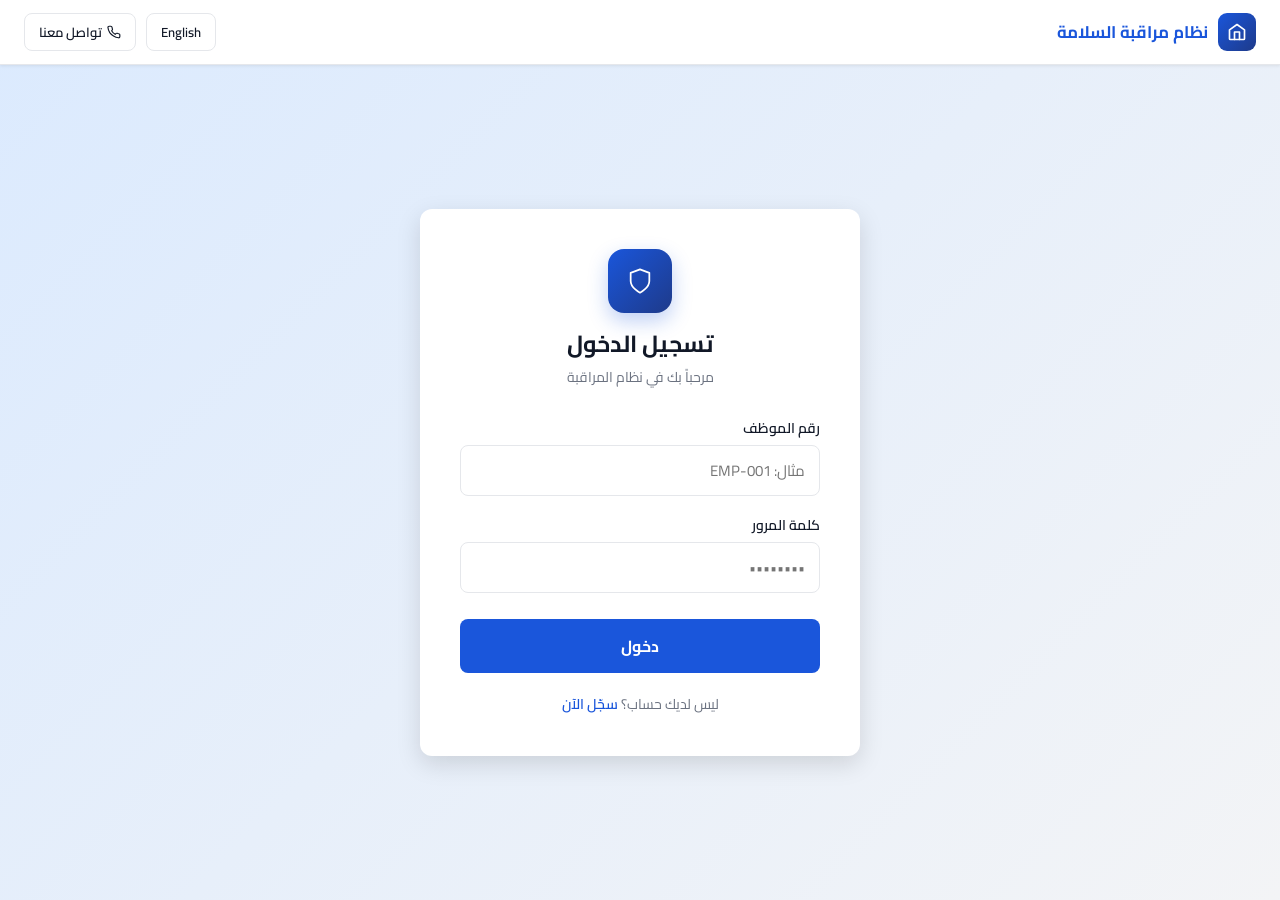
<file: frontend/dashboard.html>
<!DOCTYPE html>
<html lang="ar" dir="rtl">
<head>
  <meta charset="UTF-8" />
  <meta name="viewport" content="width=device-width, initial-scale=1.0" />
  <title>لوحة التحكم</title>
  <link rel="preconnect" href="https://fonts.googleapis.com">
  <link href="https://fonts.googleapis.com/css2?family=Cairo:wght@400;500;600;700&display=swap" rel="stylesheet">
  <link rel="stylesheet" href="css/style.css">
</head>
<body class="dashboard-page">

  <header class="header">
    <div class="header-inner">
      <a href="cameras.html" class="logo">
        <div class="logo-icon">
          <svg width="20" height="20" viewBox="0 0 24 24" fill="none" stroke="white" stroke-width="2" stroke-linecap="round" stroke-linejoin="round"><path d="M3 9.5L12 3l9 6.5V20a1 1 0 0 1-1 1H4a1 1 0 0 1-1-1V9.5z"/><path d="M9 21V12h6v9"/></svg>
        </div>
        <span data-i18n="appName">نظام مراقبة السلامة</span>
      </a>
      <nav class="header-nav">
        <a href="cameras.html"   class="nav-link"        data-i18n="navCameras">الكاميرات</a>
        <a href="dashboard.html" class="nav-link active" data-i18n="navDashboard">لوحة التحكم</a>
      </nav>
      <div class="header-actions">
        <button class="btn-lang" onclick="toggleLang()">
          <span data-i18n="langSwitch">English</span>
        </button>
        <button class="btn-contact" onclick="openModal()">
          <svg width="14" height="14" viewBox="0 0 24 24" fill="none" stroke="currentColor" stroke-width="2" stroke-linecap="round" stroke-linejoin="round"><path d="M22 16.92v3a2 2 0 0 1-2.18 2 19.79 19.79 0 0 1-8.63-3.07A19.5 19.5 0 0 1 4.69 13a19.79 19.79 0 0 1-3.07-8.67A2 2 0 0 1 3.6 2.18h3a2 2 0 0 1 2 1.72 12.84 12.84 0 0 0 .7 2.81 2 2 0 0 1-.45 2.11L7.91 9.91a16 16 0 0 0 6.06 6.06l1.27-1.27a2 2 0 0 1 2.11-.45 12.84 12.84 0 0 0 2.81.7A2 2 0 0 1 22 16.92z"/></svg>
          <span data-i18n="contact">تواصل معنا</span>
        </button>
        <div class="user-info" id="userBadge"></div>
        <button class="btn-outline" onclick="logout()" data-i18n="navLogout">خروج</button>
      </div>
    </div>
  </header>

  <main class="dashboard-main">

    <!-- Welcome -->
    <div style="margin-bottom:24px">
      <h2 style="font-size:1.4rem;font-weight:700" id="welcomeText"></h2>
      <p style="color:var(--text-muted);font-size:.875rem;margin-top:3px" id="dateText"></p>
    </div>

    <!-- Stats -->
    <div class="stats-row">
      <div class="stat-card-lg">
        <div class="stat-icon-lg"><svg width="22" height="22" viewBox="0 0 24 24" fill="none" stroke="var(--primary)" stroke-width="2" stroke-linecap="round" stroke-linejoin="round"><circle cx="12" cy="8" r="4"/><path d="M4 20c0-4 3.6-7 8-7s8 3 8 7"/></svg></div>
        <div class="stat-number" id="statTotal">—</div>
        <div class="stat-name" data-i18n="statTotal">إجمالي العمال</div>
      </div>
      <div class="stat-card-lg success">
        <div class="stat-icon-lg"><svg width="22" height="22" viewBox="0 0 24 24" fill="none" stroke="var(--success)" stroke-width="2" stroke-linecap="round" stroke-linejoin="round"><circle cx="12" cy="12" r="10"/><path d="M8 12l3 3 5-5"/></svg></div>
        <div class="stat-number" id="statActive">—</div>
        <div class="stat-name" data-i18n="statActive">نشط الآن</div>
      </div>
      <div class="stat-card-lg danger">
        <div class="stat-icon-lg"><svg width="22" height="22" viewBox="0 0 24 24" fill="none" stroke="var(--danger)" stroke-width="2" stroke-linecap="round" stroke-linejoin="round"><path d="M12 9v4"/><path d="M12 17h.01"/><path d="M10.29 3.86L1.82 18a2 2 0 0 0 1.71 3h16.94a2 2 0 0 0 1.71-3L13.71 3.86a2 2 0 0 0-3.42 0z"/></svg></div>
        <div class="stat-number" id="statViolations">—</div>
        <div class="stat-name" data-i18n="statViolations">مخالفات اليوم</div>
      </div>
      <div class="stat-card-lg warning">
        <div class="stat-icon-lg"><svg width="22" height="22" viewBox="0 0 24 24" fill="none" stroke="var(--warning)" stroke-width="2" stroke-linecap="round" stroke-linejoin="round"><line x1="18" y1="20" x2="18" y2="10"/><line x1="12" y1="20" x2="12" y2="4"/><line x1="6" y1="20" x2="6" y2="14"/></svg></div>
        <div class="stat-number" id="statCompliance">—</div>
        <div class="stat-name" data-i18n="statCompliance">نسبة الالتزام</div>
      </div>
    </div>

    <!-- Workers -->
    <div class="section">
      <div class="section-header">
        <h3 class="section-title" data-i18n="workersTitle">سجل العمال</h3>
        <div class="search-bar">
          <span class="search-icon"><svg width="14" height="14" viewBox="0 0 24 24" fill="none" stroke="currentColor" stroke-width="2" stroke-linecap="round" stroke-linejoin="round"><circle cx="11" cy="11" r="8"/><line x1="21" y1="21" x2="16.65" y2="16.65"/></svg></span>
          <input
            type="text"
            data-i18n="searchPlaceholder"
            oninput="filterWorkers(this.value)"
          />
        </div>
      </div>
      <div class="section-body">
        <div id="workersGrid" class="workers-grid">
          <div class="spinner"></div>
        </div>
      </div>
    </div>

    <!-- Alerts -->
    <div class="section">
      <div class="section-header">
        <h3 class="section-title" data-i18n="alertsTitle">آخر التنبيهات</h3>
      </div>
      <div class="section-body">
        <div id="alertsList"><div class="spinner"></div></div>
      </div>
    </div>

  </main>

  <!-- Contact Modal -->
  <div class="modal-overlay" id="modal">
    <div class="modal-box">
      <button class="modal-close" onclick="closeModal()">✕</button>
      <div style="display:flex;justify-content:center;margin-bottom:10px;color:var(--primary)"><svg width="44" height="44" viewBox="0 0 24 24" fill="none" stroke="currentColor" stroke-width="1.5" stroke-linecap="round" stroke-linejoin="round"><path d="M22 16.92v3a2 2 0 0 1-2.18 2 19.79 19.79 0 0 1-8.63-3.07A19.5 19.5 0 0 1 4.69 13a19.79 19.79 0 0 1-3.07-8.67A2 2 0 0 1 3.6 2.18h3a2 2 0 0 1 2 1.72 12.84 12.84 0 0 0 .7 2.81 2 2 0 0 1-.45 2.11L7.91 9.91a16 16 0 0 0 6.06 6.06l1.27-1.27a2 2 0 0 1 2.11-.45 12.84 12.84 0 0 0 2.81.7A2 2 0 0 1 22 16.92z"/></svg></div>
      <h3 style="font-size:1.2rem;font-weight:700;margin-bottom:6px" data-i18n="contact">تواصل معنا</h3>
      <p style="color:var(--text-muted);font-size:.875rem;margin-bottom:14px" data-i18n="contactSub">للدعم الفني تواصل معنا</p>
      <div class="modal-phone"><a href="tel:123456789">123456789</a></div>
    </div>
  </div>

  <script src="js/i18n.js"></script>
  <script src="js/auth.js"></script>
  <script src="js/dashboard.js"></script>
  <script>
    const user = requireAuth();
    if (user) {
      document.getElementById('userBadge').innerHTML =
        `<div class="user-avatar-sm"><svg width="14" height="14" viewBox="0 0 24 24" fill="white" stroke="none"><circle cx="12" cy="8" r="4"/><path d="M4 20c0-4 3.6-7 8-7s8 3 8 7"/></svg></div><span>${user.name}</span>`;
      document.getElementById('welcomeText').textContent =
        `${t('welcome')}، ${user.name}`;
    }

    function updateDate() {
      document.getElementById('dateText').textContent = new Date().toLocaleDateString(
        currentLang === 'ar' ? 'ar-SA' : 'en-US',
        { weekday: 'long', year: 'numeric', month: 'long', day: 'numeric' }
      );
    }
    updateDate();

    function openModal()  { document.getElementById('modal').classList.add('open'); }
    function closeModal() { document.getElementById('modal').classList.remove('open'); }
    document.getElementById('modal').addEventListener('click', e => { if (e.target === e.currentTarget) closeModal(); });
  </script>
</body>
</html>
</file>
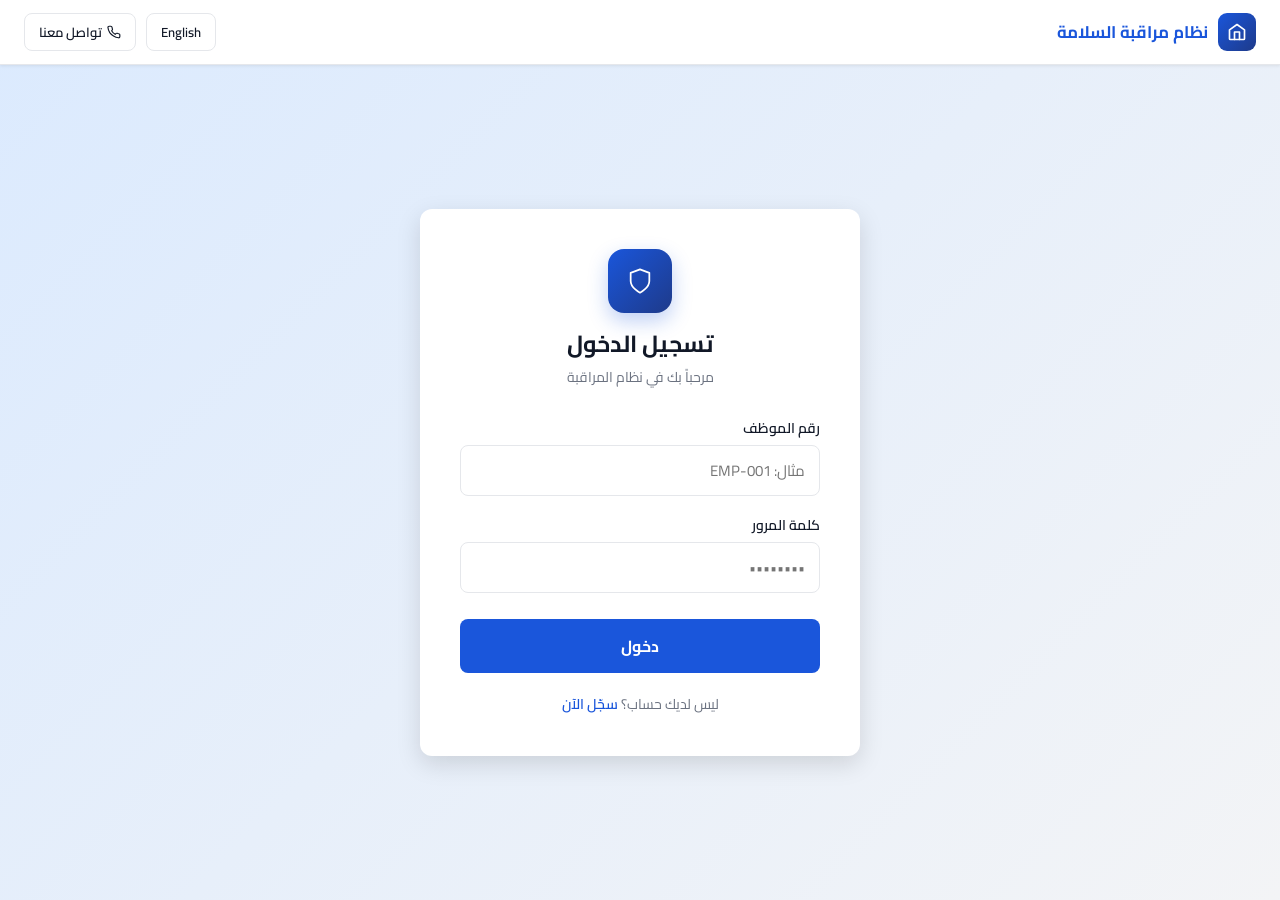
<file: frontend/login.html>
<!DOCTYPE html>
<html lang="ar" dir="rtl">
<head>
  <meta charset="UTF-8" />
  <meta name="viewport" content="width=device-width, initial-scale=1.0" />
  <title>تسجيل الدخول</title>
  <link rel="preconnect" href="https://fonts.googleapis.com">
  <link href="https://fonts.googleapis.com/css2?family=Cairo:wght@400;500;600;700&display=swap" rel="stylesheet">
  <link rel="stylesheet" href="css/style.css">
</head>
<body class="auth-page">

  <header class="header">
    <div class="header-inner">
      <a href="cameras.html" class="logo">
        <div class="logo-icon">
          <svg width="20" height="20" viewBox="0 0 24 24" fill="none" stroke="white" stroke-width="2" stroke-linecap="round" stroke-linejoin="round"><path d="M3 9.5L12 3l9 6.5V20a1 1 0 0 1-1 1H4a1 1 0 0 1-1-1V9.5z"/><path d="M9 21V12h6v9"/></svg>
        </div>
        <span data-i18n="appName">نظام مراقبة السلامة</span>
      </a>
      <div class="header-actions">
        <button class="btn-lang" onclick="toggleLang()">
          <span data-i18n="langSwitch">English</span>
        </button>
        <button class="btn-contact" onclick="openModal()">
          <svg width="14" height="14" viewBox="0 0 24 24" fill="none" stroke="currentColor" stroke-width="2" stroke-linecap="round" stroke-linejoin="round"><path d="M22 16.92v3a2 2 0 0 1-2.18 2 19.79 19.79 0 0 1-8.63-3.07A19.5 19.5 0 0 1 4.69 13a19.79 19.79 0 0 1-3.07-8.67A2 2 0 0 1 3.6 2.18h3a2 2 0 0 1 2 1.72 12.84 12.84 0 0 0 .7 2.81 2 2 0 0 1-.45 2.11L7.91 9.91a16 16 0 0 0 6.06 6.06l1.27-1.27a2 2 0 0 1 2.11-.45 12.84 12.84 0 0 0 2.81.7A2 2 0 0 1 22 16.92z"/></svg>
          <span data-i18n="contact">تواصل معنا</span>
        </button>
      </div>
    </div>
  </header>

  <main class="auth-main">
    <div class="auth-card">
      <div class="auth-logo">
        <div class="auth-logo-icon">
          <svg width="28" height="28" viewBox="0 0 24 24" fill="none" stroke="white" stroke-width="1.5" stroke-linecap="round" stroke-linejoin="round"><path d="M12 22s8-4 8-10V5l-8-3-8 3v7c0 6 8 10 8 10z"/></svg>
        </div>
        <h1 data-i18n="loginTitle">تسجيل الدخول</h1>
        <p data-i18n="loginSubtitle">مرحباً بك في نظام المراقبة</p>
      </div>

      <div class="alert alert-error" id="alertBox"></div>

      <form onsubmit="handleLogin(event)">
        <div class="form-group">
          <label class="form-label" data-i18n="empIdLabel">رقم الموظف</label>
          <input type="text" id="empId" class="form-input" data-i18n="empIdPlaceholder" autocomplete="username" />
          <div class="form-error" id="idErr"></div>
        </div>
        <div class="form-group">
          <label class="form-label" data-i18n="passwordLabel">كلمة المرور</label>
          <input type="password" id="pass" class="form-input" placeholder="••••••••" autocomplete="current-password" />
          <div class="form-error" id="passErr"></div>
        </div>
        <button type="submit" class="btn-submit" id="submitBtn">
          <span data-i18n="loginBtn">دخول</span>
        </button>
      </form>

      <div class="auth-switch">
        <span data-i18n="noAccount">ليس لديك حساب؟</span>
        <a href="register.html" data-i18n="registerLink">سجّل الآن</a>
      </div>
    </div>
  </main>

  <!-- Contact Modal -->
  <div class="modal-overlay" id="modal">
    <div class="modal-box">
      <button class="modal-close" onclick="closeModal()">✕</button>
      <div style="display:flex;justify-content:center;margin-bottom:10px;color:var(--primary)"><svg width="44" height="44" viewBox="0 0 24 24" fill="none" stroke="currentColor" stroke-width="1.5" stroke-linecap="round" stroke-linejoin="round"><path d="M22 16.92v3a2 2 0 0 1-2.18 2 19.79 19.79 0 0 1-8.63-3.07A19.5 19.5 0 0 1 4.69 13a19.79 19.79 0 0 1-3.07-8.67A2 2 0 0 1 3.6 2.18h3a2 2 0 0 1 2 1.72 12.84 12.84 0 0 0 .7 2.81 2 2 0 0 1-.45 2.11L7.91 9.91a16 16 0 0 0 6.06 6.06l1.27-1.27a2 2 0 0 1 2.11-.45 12.84 12.84 0 0 0 2.81.7A2 2 0 0 1 22 16.92z"/></svg></div>
      <h3 style="font-size:1.2rem;font-weight:700;margin-bottom:6px" data-i18n="contact">تواصل معنا</h3>
      <p style="color:var(--text-muted);font-size:.875rem;margin-bottom:14px" data-i18n="contactSub">للدعم الفني تواصل معنا</p>
      <div class="modal-phone"><a href="tel:123456789">123456789</a></div>
    </div>
  </div>

  <script src="js/i18n.js"></script>
  <script src="js/auth.js"></script>
  <script>
    if (isLoggedIn()) location.href = 'dashboard.html';

    function handleLogin(e) {
      e.preventDefault();
      const id   = document.getElementById('empId').value.trim();
      const pass = document.getElementById('pass').value;
      const btn  = document.getElementById('submitBtn');
      const box  = document.getElementById('alertBox');

      // reset
      ['idErr','passErr'].forEach(x => document.getElementById(x).className = 'form-error');
      ['empId','pass'].forEach(x => document.getElementById(x).className = 'form-input');
      box.className = 'alert alert-error';

      let ok = true;
      if (!id)   { setErr('idErr','empId',   t('errIdRequired'));       ok = false; }
      if (!pass) { setErr('passErr','pass',   t('errPasswordRequired')); ok = false; }
      if (!ok) return;

      btn.disabled = true;
      btn.innerHTML = '...';

      loginUser(id, pass)
        .then(() => location.href = 'dashboard.html')
        .catch(() => {
          btn.disabled = false;
          btn.innerHTML = `<span data-i18n="loginBtn">${t('loginBtn')}</span>`;
          box.textContent = t('errInvalidCredentials');
          box.className = 'alert alert-error show';
        });
    }

    function setErr(errId, inputId, msg) {
      document.getElementById(errId).textContent = msg;
      document.getElementById(errId).className   = 'form-error show';
      document.getElementById(inputId).className = 'form-input error';
    }

    function openModal()  { document.getElementById('modal').classList.add('open'); }
    function closeModal() { document.getElementById('modal').classList.remove('open'); }
    document.getElementById('modal').addEventListener('click', e => { if (e.target === e.currentTarget) closeModal(); });
  </script>
</body>
</html>
</file>
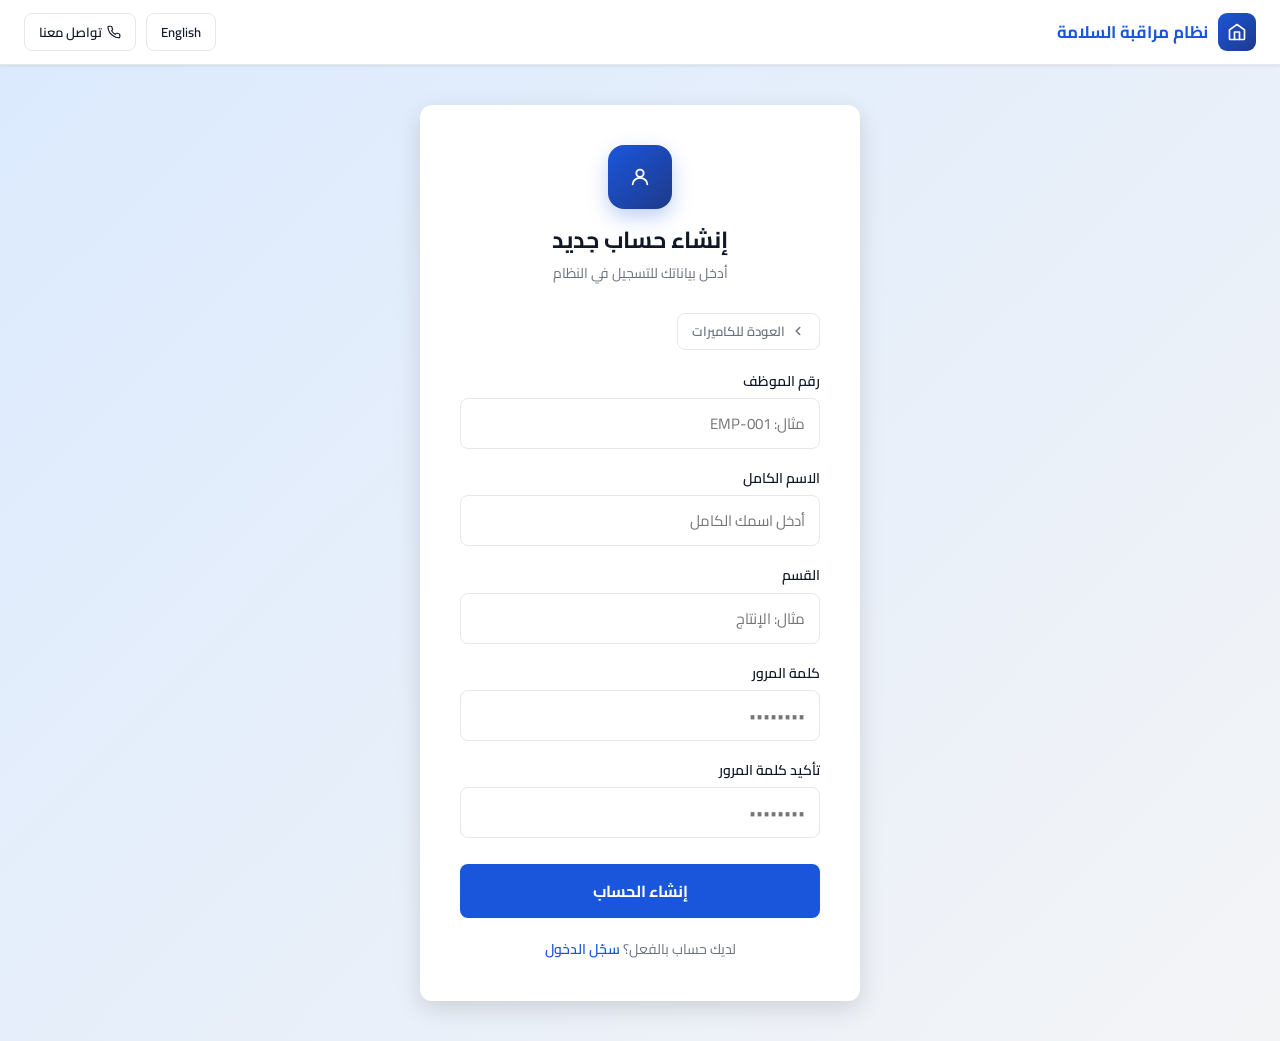
<file: frontend/register.html>
<!DOCTYPE html>
<html lang="ar" dir="rtl">
<head>
  <meta charset="UTF-8" />
  <meta name="viewport" content="width=device-width, initial-scale=1.0" />
  <title>تسجيل حساب</title>
  <link rel="preconnect" href="https://fonts.googleapis.com">
  <link href="https://fonts.googleapis.com/css2?family=Cairo:wght@400;500;600;700&display=swap" rel="stylesheet">
  <link rel="stylesheet" href="css/style.css">
</head>
<body class="auth-page">

  <header class="header">
    <div class="header-inner">
      <a href="cameras.html" class="logo">
        <div class="logo-icon">
          <svg width="20" height="20" viewBox="0 0 24 24" fill="none" stroke="white" stroke-width="2" stroke-linecap="round" stroke-linejoin="round"><path d="M3 9.5L12 3l9 6.5V20a1 1 0 0 1-1 1H4a1 1 0 0 1-1-1V9.5z"/><path d="M9 21V12h6v9"/></svg>
        </div>
        <span data-i18n="appName">نظام مراقبة السلامة</span>
      </a>
      <div class="header-actions">
        <button class="btn-lang" onclick="toggleLang()">
          <span data-i18n="langSwitch">English</span>
        </button>
        <button class="btn-contact" onclick="openModal()">
          <svg width="14" height="14" viewBox="0 0 24 24" fill="none" stroke="currentColor" stroke-width="2" stroke-linecap="round" stroke-linejoin="round"><path d="M22 16.92v3a2 2 0 0 1-2.18 2 19.79 19.79 0 0 1-8.63-3.07A19.5 19.5 0 0 1 4.69 13a19.79 19.79 0 0 1-3.07-8.67A2 2 0 0 1 3.6 2.18h3a2 2 0 0 1 2 1.72 12.84 12.84 0 0 0 .7 2.81 2 2 0 0 1-.45 2.11L7.91 9.91a16 16 0 0 0 6.06 6.06l1.27-1.27a2 2 0 0 1 2.11-.45 12.84 12.84 0 0 0 2.81.7A2 2 0 0 1 22 16.92z"/></svg>
          <span data-i18n="contact">تواصل معنا</span>
        </button>
      </div>
    </div>
  </header>

  <main class="auth-main">
    <div class="auth-card">
      <div class="auth-logo">
        <div class="auth-logo-icon">
          <svg width="22" height="22" viewBox="0 0 24 24" fill="none" stroke="white" stroke-width="2" stroke-linecap="round" stroke-linejoin="round"><circle cx="12" cy="8" r="4"/><path d="M4 20c0-4 3.6-7 8-7s8 3 8 7"/></svg>
        </div>
        <h1 data-i18n="registerTitle">إنشاء حساب جديد</h1>
        <p data-i18n="registerSubtitle">أدخل بياناتك للتسجيل في النظام</p>
      </div>

      <a href="cameras.html" class="btn-back">
        <svg width="14" height="14" viewBox="0 0 24 24" fill="none" stroke="currentColor" stroke-width="2.5" stroke-linecap="round" stroke-linejoin="round"><polyline points="15 18 9 12 15 6"/></svg>
        <span data-i18n="backToCameras">العودة للكاميرات</span>
      </a>

      <div class="alert" id="alertBox"></div>

      <form onsubmit="handleRegister(event)">
        <div class="form-group">
          <label class="form-label" data-i18n="empIdLabel">رقم الموظف</label>
          <input type="text" id="empId" class="form-input" data-i18n="empIdPlaceholder" />
          <div class="form-error" id="idErr"></div>
        </div>
        <div class="form-group">
          <label class="form-label" data-i18n="nameLabel">الاسم الكامل</label>
          <input type="text" id="name" class="form-input" data-i18n="namePlaceholder" />
          <div class="form-error" id="nameErr"></div>
        </div>
        <div class="form-group">
          <label class="form-label" data-i18n="deptLabel">القسم</label>
          <input type="text" id="dept" class="form-input" data-i18n="deptPlaceholder" />
          <div class="form-error" id="deptErr"></div>
        </div>
        <div class="form-group">
          <label class="form-label" data-i18n="passwordLabel">كلمة المرور</label>
          <input type="password" id="pass" class="form-input" placeholder="••••••••" />
          <div class="form-error" id="passErr"></div>
        </div>
        <div class="form-group">
          <label class="form-label" data-i18n="confirmPassLabel">تأكيد كلمة المرور</label>
          <input type="password" id="confirmPass" class="form-input" placeholder="••••••••" />
          <div class="form-error" id="confirmErr"></div>
        </div>
        <button type="submit" class="btn-submit" id="submitBtn">
          <span data-i18n="registerBtn">إنشاء الحساب</span>
        </button>
      </form>

      <div class="auth-switch">
        <span data-i18n="hasAccount">لديك حساب بالفعل؟</span>
        <a href="login.html" data-i18n="loginLink">سجّل الدخول</a>
      </div>
    </div>
  </main>

  <!-- Contact Modal -->
  <div class="modal-overlay" id="modal">
    <div class="modal-box">
      <button class="modal-close" onclick="closeModal()">✕</button>
      <div style="display:flex;justify-content:center;margin-bottom:10px;color:var(--primary)"><svg width="44" height="44" viewBox="0 0 24 24" fill="none" stroke="currentColor" stroke-width="1.5" stroke-linecap="round" stroke-linejoin="round"><path d="M22 16.92v3a2 2 0 0 1-2.18 2 19.79 19.79 0 0 1-8.63-3.07A19.5 19.5 0 0 1 4.69 13a19.79 19.79 0 0 1-3.07-8.67A2 2 0 0 1 3.6 2.18h3a2 2 0 0 1 2 1.72 12.84 12.84 0 0 0 .7 2.81 2 2 0 0 1-.45 2.11L7.91 9.91a16 16 0 0 0 6.06 6.06l1.27-1.27a2 2 0 0 1 2.11-.45 12.84 12.84 0 0 0 2.81.7A2 2 0 0 1 22 16.92z"/></svg></div>
      <h3 style="font-size:1.2rem;font-weight:700;margin-bottom:6px" data-i18n="contact">تواصل معنا</h3>
      <p style="color:var(--text-muted);font-size:.875rem;margin-bottom:14px" data-i18n="contactSub">للدعم الفني تواصل معنا</p>
      <div class="modal-phone"><a href="tel:123456789">123456789</a></div>
    </div>
  </div>

  <script src="js/i18n.js"></script>
  <script src="js/auth.js"></script>
  <script>
    if (isLoggedIn()) location.href = 'dashboard.html';

    function handleRegister(e) {
      e.preventDefault();
      const id      = document.getElementById('empId').value.trim();
      const name    = document.getElementById('name').value.trim();
      const dept    = document.getElementById('dept').value.trim();
      const pass    = document.getElementById('pass').value;
      const confirm = document.getElementById('confirmPass').value;
      const btn     = document.getElementById('submitBtn');
      const box     = document.getElementById('alertBox');

      // reset
      ['idErr','nameErr','deptErr','passErr','confirmErr'].forEach(x => document.getElementById(x).className = 'form-error');
      ['empId','name','dept','pass','confirmPass'].forEach(x => document.getElementById(x).className = 'form-input');
      box.className = 'alert';

      let ok = true;
      if (!id)      { setErr('idErr',      'empId',      t('errIdRequired'));       ok = false; }
      if (!name)    { setErr('nameErr',    'name',        t('errNameRequired'));     ok = false; }
      if (!dept)    { setErr('deptErr',    'dept',        t('errDeptRequired'));     ok = false; }
      if (!pass)    { setErr('passErr',    'pass',        t('errPasswordRequired')); ok = false; }
      if (pass && pass !== confirm) { setErr('confirmErr', 'confirmPass', t('errPasswordMismatch')); ok = false; }
      if (!ok) return;

      btn.disabled = true;
      btn.innerHTML = '...';

      registerUser(id, name, dept, pass)
        .then(() => {
          box.textContent = t('successRegistered');
          box.className   = 'alert alert-success show';
          setTimeout(() => location.href = 'login.html', 1800);
        })
        .catch(err => {
          btn.disabled = false;
          btn.innerHTML = `<span data-i18n="registerBtn">${t('registerBtn')}</span>`;
          box.textContent = err.message === 'id_exists' ? t('errIdExists') : t('errNetwork');
          box.className   = 'alert alert-error show';
        });
    }

    function setErr(errId, inputId, msg) {
      document.getElementById(errId).textContent = msg;
      document.getElementById(errId).className   = 'form-error show';
      document.getElementById(inputId).className = 'form-input error';
    }

    function openModal()  { document.getElementById('modal').classList.add('open'); }
    function closeModal() { document.getElementById('modal').classList.remove('open'); }
    document.getElementById('modal').addEventListener('click', e => { if (e.target === e.currentTarget) closeModal(); });
  </script>
</body>
</html>
</file>
<file: frontend/css/style.css>
/* ===== VARIABLES ===== */
:root {
  --primary:       #1a56db;
  --primary-dark:  #1e3a8a;
  --primary-light: #e8f0fe;
  --success:       #0e9f6e;
  --success-light: #d1fae5;
  --warning:       #d97706;
  --warning-light: #fef3c7;
  --danger:        #e02424;
  --danger-light:  #fde8e8;
  --bg:            #f3f4f6;
  --card-bg:       #ffffff;
  --border:        #e5e7eb;
  --text:          #111827;
  --text-muted:    #6b7280;
  --shadow-sm:     0 1px 3px rgba(0,0,0,0.08);
  --shadow-md:     0 4px 12px rgba(0,0,0,0.1);
  --shadow-lg:     0 8px 24px rgba(0,0,0,0.13);
  --radius:        12px;
  --radius-sm:     8px;
  --ease:          0.2s ease;
}

/* ===== RESET ===== */
*, *::before, *::after { box-sizing: border-box; margin: 0; padding: 0; }
html { scroll-behavior: smooth; }
body {
  font-family: 'Cairo', sans-serif;
  background: var(--bg);
  color: var(--text);
  min-height: 100vh;
  line-height: 1.6;
}
a { text-decoration: none; color: inherit; }

/* ===== HEADER ===== */
.header {
  position: sticky; top: 0; z-index: 100;
  background: #fff;
  border-bottom: 1px solid var(--border);
  box-shadow: var(--shadow-sm);
}
.header-inner {
  max-width: 1400px; margin: 0 auto;
  padding: 0 24px; height: 64px;
  display: flex; align-items: center; gap: 20px;
}
.logo {
  display: flex; align-items: center; gap: 10px;
  font-weight: 700; font-size: 1.05rem; color: var(--primary);
  flex-shrink: 0;
}
.logo-icon {
  width: 38px; height: 38px; border-radius: 9px;
  background: linear-gradient(135deg, var(--primary), var(--primary-dark));
  display: flex; align-items: center; justify-content: center;
  color: #fff;
}
.header-nav { display: flex; align-items: center; gap: 4px; flex: 1; }
.nav-link {
  padding: 6px 14px; border-radius: var(--radius-sm);
  font-size: 0.875rem; color: var(--text-muted);
  transition: all var(--ease); font-weight: 500;
}
.nav-link:hover, .nav-link.active {
  background: var(--primary-light); color: var(--primary);
}
.header-actions {
  display: flex; align-items: center; gap: 10px;
  margin-inline-start: auto; flex-shrink: 0;
}
#authArea { display: flex; align-items: center; gap: 10px; }

/* Buttons */
.btn-lang, .btn-contact {
  padding: 6px 14px; border-radius: var(--radius-sm);
  border: 1px solid var(--border); background: #fff;
  cursor: pointer; font-family: 'Cairo', sans-serif;
  font-size: 0.82rem; font-weight: 600; color: var(--text);
  transition: all var(--ease); display: flex; align-items: center; gap: 5px;
}
.btn-lang:hover  { border-color: var(--primary); color: var(--primary); }
.btn-contact:hover { border-color: var(--success); color: var(--success); }

.btn-primary {
  padding: 7px 18px; border-radius: var(--radius-sm);
  background: var(--primary); color: #fff; border: none;
  cursor: pointer; font-family: 'Cairo', sans-serif;
  font-size: 0.875rem; font-weight: 700; transition: all var(--ease);
}
.btn-primary:hover {
  background: var(--primary-dark);
  box-shadow: 0 4px 12px rgba(26,86,219,.3);
  transform: translateY(-1px);
}
.btn-outline {
  padding: 7px 18px; border-radius: var(--radius-sm);
  background: transparent; color: var(--primary);
  border: 1.5px solid var(--primary); cursor: pointer;
  font-family: 'Cairo', sans-serif; font-size: 0.875rem;
  font-weight: 700; transition: all var(--ease);
}
.btn-outline:hover { background: var(--primary-light); }

.user-info {
  display: flex; align-items: center; gap: 8px;
  padding: 5px 12px; border-radius: var(--radius-sm);
  background: var(--primary-light); color: var(--primary);
  font-size: 0.875rem; font-weight: 600;
  max-width: 170px; overflow: hidden;
}
.user-info span { white-space: nowrap; overflow: hidden; text-overflow: ellipsis; }
.btn-back {
  display: inline-flex; align-items: center; gap: 6px;
  padding: 7px 14px; border-radius: var(--radius-sm);
  border: 1px solid var(--border); background: transparent;
  color: var(--text-muted); font-size: 0.82rem; font-weight: 600;
  cursor: pointer; transition: all var(--ease); margin-bottom: 20px;
  text-decoration: none;
}
.btn-back:hover { border-color: var(--primary); color: var(--primary); }
.user-avatar-sm {
  width: 28px; height: 28px; border-radius: 50%;
  background: var(--primary); color: #fff;
  display: flex; align-items: center; justify-content: center;
}


/* ===== MODAL ===== */
.modal-overlay {
  position: fixed; inset: 0; background: rgba(0,0,0,.45);
  z-index: 1000; display: flex; align-items: center; justify-content: center;
  opacity: 0; pointer-events: none; transition: opacity var(--ease);
}
.modal-overlay.open { opacity: 1; pointer-events: all; }
.modal-box {
  background: #fff; border-radius: var(--radius);
  padding: 36px 32px; max-width: 380px; width: 90%;
  box-shadow: var(--shadow-lg); text-align: center; position: relative;
}
.modal-close {
  position: absolute; top: 14px; inset-inline-end: 14px;
  background: none; border: none; font-size: 18px;
  cursor: pointer; color: var(--text-muted);
  width: 30px; height: 30px; border-radius: 50%;
  display: flex; align-items: center; justify-content: center;
  transition: all var(--ease);
}
.modal-close:hover { background: var(--bg); color: var(--text); }
.modal-phone {
  font-size: 2rem; font-weight: 700; color: var(--primary);
  margin: 14px 0; letter-spacing: 2px;
}
.modal-phone a { color: inherit; }

/* ===== AUTH PAGES ===== */
.auth-page { min-height: 100vh; display: flex; flex-direction: column; background: linear-gradient(135deg, #dbeafe 0%, #f3f4f6 100%); }
.auth-main { flex: 1; display: flex; align-items: center; justify-content: center; padding: 40px 24px; }
.auth-card {
  background: #fff; border-radius: var(--radius);
  box-shadow: var(--shadow-lg); padding: 40px;
  width: 100%; max-width: 440px;
}
.auth-logo { text-align: center; margin-bottom: 28px; }
.auth-logo-icon {
  width: 64px; height: 64px;
  background: linear-gradient(135deg, var(--primary), var(--primary-dark));
  border-radius: 16px; display: inline-flex; align-items: center;
  justify-content: center; color: #fff;
  margin-bottom: 12px; box-shadow: 0 8px 20px rgba(26,86,219,.28);
}
.auth-logo h1 { font-size: 1.45rem; font-weight: 700; margin-bottom: 4px; }
.auth-logo p  { font-size: 0.875rem; color: var(--text-muted); }

/* Form */
.form-group { margin-bottom: 18px; }
.form-label { display: block; font-size: 0.875rem; font-weight: 600; margin-bottom: 6px; }
.form-input {
  width: 100%; padding: 10px 14px;
  border-radius: var(--radius-sm); border: 1.5px solid var(--border);
  font-family: 'Cairo', sans-serif; font-size: 0.9375rem;
  color: var(--text); background: #fff; outline: none;
  transition: all var(--ease);
}
.form-input:focus { border-color: var(--primary); box-shadow: 0 0 0 3px rgba(26,86,219,.1); }
.form-input.error { border-color: var(--danger); box-shadow: 0 0 0 3px rgba(224,36,36,.1); }
.form-error { font-size: 0.78rem; color: var(--danger); margin-top: 4px; display: none; }
.form-error.show { display: block; }

.btn-submit {
  width: 100%; padding: 12px; border-radius: var(--radius-sm);
  background: var(--primary); color: #fff; border: none;
  cursor: pointer; font-family: 'Cairo', sans-serif;
  font-size: 1rem; font-weight: 700; transition: all var(--ease); margin-top: 8px;
}
.btn-submit:hover { background: var(--primary-dark); transform: translateY(-1px); box-shadow: 0 6px 16px rgba(26,86,219,.35); }
.btn-submit:disabled { opacity: .7; cursor: not-allowed; transform: none; box-shadow: none; }

.auth-switch { text-align: center; margin-top: 20px; font-size: 0.875rem; color: var(--text-muted); }
.auth-switch a { color: var(--primary); font-weight: 600; }
.auth-switch a:hover { text-decoration: underline; }

.alert { padding: 12px 16px; border-radius: var(--radius-sm); font-size: 0.875rem; margin-bottom: 16px; display: none; }
.alert.show { display: block; }
.alert-error   { background: var(--danger-light);  color: var(--danger);  border: 1px solid #fca5a5; }
.alert-success { background: var(--success-light); color: var(--success); border: 1px solid #6ee7b7; }

/* ===== CAMERAS PAGE ===== */
.cameras-page { min-height: 100vh; display: flex; flex-direction: column; }
.cameras-main { flex: 1; max-width: 1400px; margin: 0 auto; width: 100%; padding: 32px 24px; }

.page-title { margin-bottom: 24px; }
.page-title h2 { font-size: 1.45rem; font-weight: 700; }
.page-title p  { color: var(--text-muted); font-size: 0.875rem; margin-top: 2px; }

.cameras-stats-bar { display: flex; gap: 16px; margin-bottom: 24px; }
.cameras-stats-bar .stat-card { flex: 1; }
.cameras-grid { display: grid; grid-template-columns: repeat(2, 1fr); gap: 20px; }

.camera-feed-card { background: #fff; border-radius: var(--radius); overflow: hidden; box-shadow: var(--shadow-md); }
.camera-header {
  display: flex; align-items: center; justify-content: space-between;
  padding: 14px 20px; border-bottom: 1px solid var(--border);
}
.camera-title { font-weight: 600; font-size: 0.9rem; }
.live-badge {
  display: flex; align-items: center; gap: 6px;
  padding: 4px 10px; border-radius: 20px;
  background: #fee2e2; color: var(--danger);
  font-size: 0.75rem; font-weight: 700;
}
.live-dot {
  width: 8px; height: 8px; border-radius: 50%;
  background: var(--danger); animation: blink 1.5s infinite;
}
@keyframes blink { 0%,100% { opacity:1; } 50% { opacity:.25; } }

.camera-feed {
  position: relative; background: #0f172a;
  aspect-ratio: 16/9; overflow: hidden;
  display: flex; align-items: center; justify-content: center;
}
.camera-feed img { width: 100%; height: 100%; object-fit: cover; display: block; }
.camera-placeholder { text-align: center; color: #64748b; position: absolute; }
.camera-placeholder-icon { margin-bottom: 10px; opacity: .45; }

/* Side panel */
.camera-stats-panel { display: flex; flex-direction: column; gap: 16px; }
.stat-card {
  background: #fff; border-radius: var(--radius);
  padding: 18px 20px; box-shadow: var(--shadow-sm);
  display: flex; align-items: center; gap: 16px;
}
.stat-icon {
  width: 48px; height: 48px; border-radius: var(--radius-sm);
  display: flex; align-items: center; justify-content: center;
  flex-shrink: 0;
}
.stat-icon.blue   { background: var(--primary-light); }
.stat-icon.red    { background: var(--danger-light);  }
.stat-icon.green  { background: var(--success-light); }
.stat-icon.orange { background: var(--warning-light); }
.stat-value { font-size: 1.75rem; font-weight: 700; line-height: 1.2; }
.stat-label { font-size: 0.78rem; color: var(--text-muted); font-weight: 500; }

.supervisor-cta {
  background: linear-gradient(135deg, var(--primary), var(--primary-dark));
  border-radius: var(--radius); padding: 22px;
  color: #fff; text-align: center; box-shadow: var(--shadow-md);
}
.supervisor-cta h4 { font-size: 0.95rem; margin-bottom: 6px; }
.supervisor-cta p  { font-size: 0.8rem; opacity: .82; margin-bottom: 14px; }
.btn-white {
  display: inline-block; padding: 8px 22px;
  background: #fff; color: var(--primary);
  border-radius: var(--radius-sm); font-weight: 700;
  font-size: 0.875rem; transition: all var(--ease);
}
.btn-white:hover { background: #dbeafe; }

/* ===== DASHBOARD PAGE ===== */
.dashboard-page { min-height: 100vh; display: flex; flex-direction: column; }
.dashboard-main { flex: 1; max-width: 1400px; margin: 0 auto; width: 100%; padding: 32px 24px; }

/* Stats */
.stats-row { display: grid; grid-template-columns: repeat(4, 1fr); gap: 16px; margin-bottom: 28px; }
.stat-card-lg {
  background: #fff; border-radius: var(--radius); padding: 22px;
  box-shadow: var(--shadow-sm); border-top: 3px solid var(--primary);
  transition: all var(--ease);
}
.stat-card-lg:hover { box-shadow: var(--shadow-md); transform: translateY(-2px); }
.stat-card-lg.success { border-top-color: var(--success); }
.stat-card-lg.warning { border-top-color: var(--warning); }
.stat-card-lg.danger  { border-top-color: var(--danger);  }
.stat-icon-lg { margin-bottom: 10px; display: flex; }
.stat-number  { font-size: 2rem; font-weight: 700; line-height: 1.2; }
.stat-name    { font-size: 0.85rem; color: var(--text-muted); margin-top: 4px; }

/* Section */
.section { background: #fff; border-radius: var(--radius); box-shadow: var(--shadow-sm); margin-bottom: 24px; overflow: hidden; }
.section-header {
  display: flex; align-items: center; justify-content: space-between;
  padding: 18px 24px; border-bottom: 1px solid var(--border);
}
.section-title { font-size: 1.05rem; font-weight: 700; }
.section-body  { padding: 24px; }

/* Search */
.search-bar { position: relative; max-width: 300px; }
.search-bar input {
  width: 100%; padding: 8px 36px;
  border-radius: var(--radius-sm); border: 1.5px solid var(--border);
  font-family: 'Cairo', sans-serif; font-size: 0.875rem;
  color: var(--text); outline: none; transition: all var(--ease);
}
.search-bar input:focus { border-color: var(--primary); box-shadow: 0 0 0 3px rgba(26,86,219,.1); }
.search-icon {
  position: absolute; top: 50%; transform: translateY(-50%);
  inset-inline-start: 11px; color: var(--text-muted); pointer-events: none; font-size: 14px;
}

/* Worker Cards */
.workers-grid { display: grid; grid-template-columns: repeat(auto-fill, minmax(190px, 1fr)); gap: 16px; }
.worker-card {
  border: 1.5px solid var(--border); border-radius: var(--radius);
  padding: 22px 16px; text-align: center;
  transition: all var(--ease); position: relative; overflow: hidden;
}
.worker-card::before {
  content: ''; position: absolute; top: 0; left: 0; right: 0;
  height: 3px; background: var(--primary);
}
.worker-card.violation::before { background: var(--danger); }
.worker-card:hover { box-shadow: var(--shadow-md); border-color: var(--primary); transform: translateY(-3px); }

.worker-avatar {
  width: 56px; height: 56px; border-radius: 50%;
  background: linear-gradient(135deg, #dbeafe, #93c5fd);
  display: flex; align-items: center; justify-content: center;
  margin: 0 auto 12px; font-size: 22px;
  color: var(--primary-dark); font-weight: 700;
}
.worker-name { font-weight: 700; font-size: 0.95rem; margin-bottom: 4px; }
.worker-id   { font-size: 0.78rem; color: var(--text-muted); font-weight: 500; margin-bottom: 10px; }
.worker-dept {
  display: inline-flex; align-items: center; gap: 4px;
  padding: 3px 10px; background: var(--primary-light);
  color: var(--primary); border-radius: 20px;
  font-size: 0.76rem; font-weight: 600; margin-bottom: 10px;
}
.worker-status { display: flex; align-items: center; justify-content: center; gap: 5px; font-size: 0.8rem; font-weight: 600; }
.status-dot { width: 7px; height: 7px; border-radius: 50%; }
.status-dot.active   { background: var(--success); }
.status-dot.inactive { background: var(--text-muted); }
.worker-status.active   { color: var(--success); }
.worker-status.inactive { color: var(--text-muted); }

/* Empty state */
.empty-state { text-align: center; padding: 48px 24px; color: var(--text-muted); }
.empty-state-icon { margin-bottom: 12px; opacity: .4; }

/* Alerts */
.alerts-list { display: flex; flex-direction: column; gap: 10px; }
.alert-item {
  display: flex; align-items: flex-start; gap: 12px;
  padding: 14px 16px; border-radius: var(--radius-sm);
  border: 1px solid var(--border); transition: all var(--ease);
}
.alert-item:hover { border-color: var(--danger); background: var(--danger-light); }
.alert-icon {
  width: 36px; height: 36px; border-radius: var(--radius-sm);
  background: var(--danger-light); display: flex; align-items: center;
  justify-content: center; flex-shrink: 0;
}
.alert-content { flex: 1; min-width: 0; }
.alert-worker  { font-weight: 600; font-size: 0.875rem; margin-bottom: 2px; }
.alert-message { font-size: 0.8rem; color: var(--text-muted); overflow: hidden; text-overflow: ellipsis; white-space: nowrap; }
.alert-time    { font-size: 0.76rem; color: var(--text-muted); flex-shrink: 0; }

/* Spinner */
.spinner {
  width: 38px; height: 38px; border: 3px solid var(--border);
  border-top-color: var(--primary); border-radius: 50%;
  animation: spin .7s linear infinite; margin: 40px auto;
}
@keyframes spin { to { transform: rotate(360deg); } }

/* ===== RESPONSIVE ===== */
@media (max-width: 900px) {
  .cameras-grid { grid-template-columns: 1fr; }
  .stats-row    { grid-template-columns: repeat(2,1fr); }
}
@media (max-width: 600px) {
  .stats-row    { grid-template-columns: 1fr; }
  .workers-grid { grid-template-columns: repeat(2,1fr); }
  .header-nav   { display: none; }
  .auth-card    { padding: 28px 20px; }
  .section-header { flex-direction: column; align-items: flex-start; gap: 12px; }
}
@media (max-width: 400px) {
  .workers-grid { grid-template-columns: 1fr; }
}

/* Scrollbar */
::-webkit-scrollbar { width: 6px; }
::-webkit-scrollbar-track { background: var(--bg); }
::-webkit-scrollbar-thumb { background: var(--border); border-radius: 3px; }
::-webkit-scrollbar-thumb:hover { background: var(--text-muted); }
</file>
